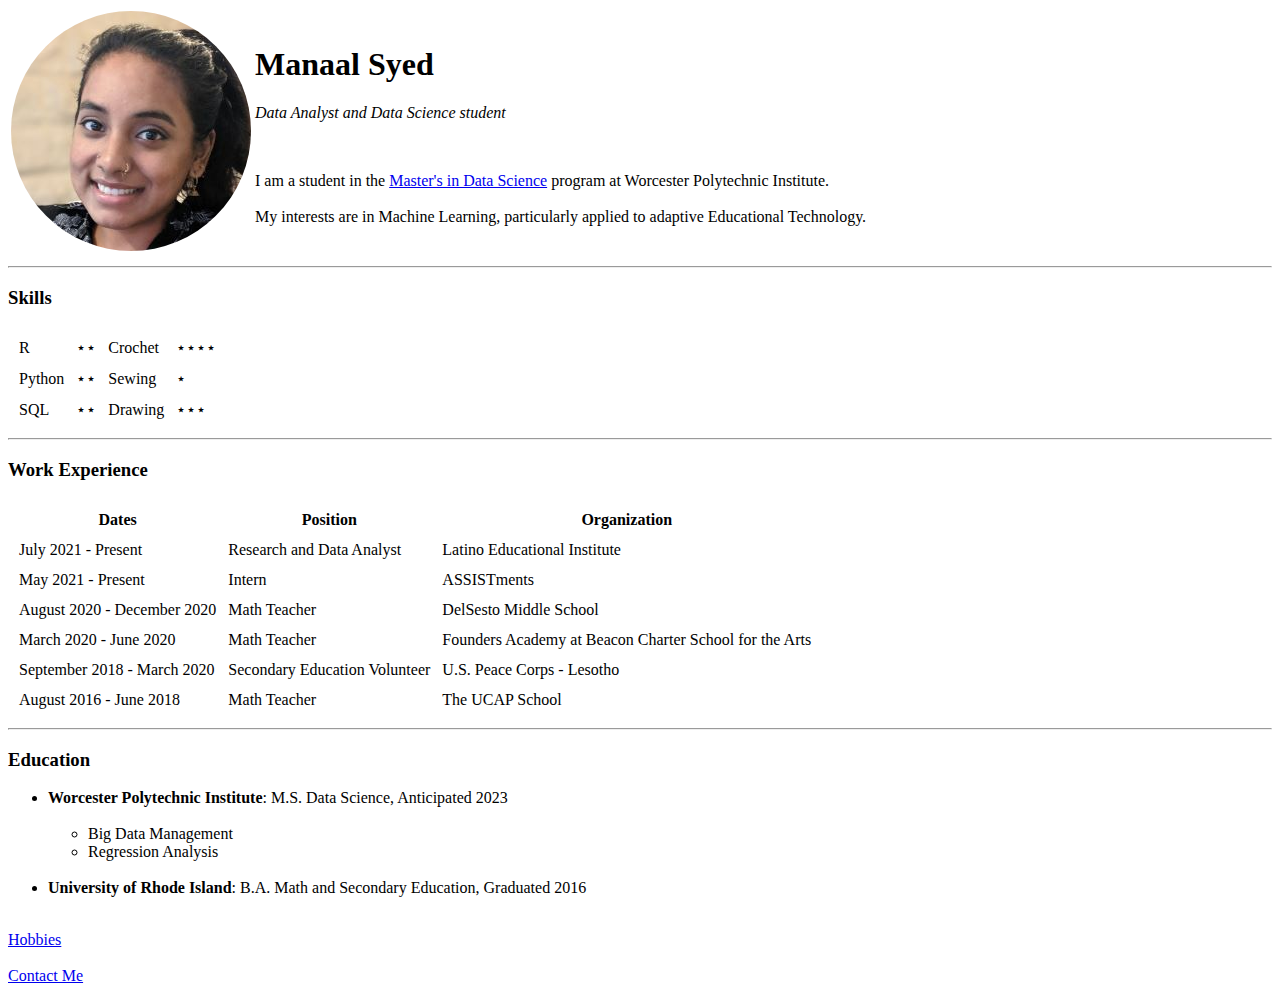
<file: Projects/Day_3/index.html>
<!DOCTYPE html>
<html lang="en" dir="ltr">
  <head>
    <!-- information about the page -->
    <meta charset="utf-8" />
    <meta
      name="description"
      content="Manaal Syed is an aspiring Maching Learning Engineer, Master's student in Data Science, and self-taught web developer."
    />
    <meta property="og:title" content="🖳 Manaal Syed" />
    <title>🖳 Manaal Syed</title>
  </head>

  <body>
    <table>
      <tr>
        <td><img src="profilepic.png" alt="manaal profile picture" /></td>
        <td>
          <h1>Manaal Syed</h1>
          <p><em>Data Analyst and Data Science student</em></p>
          <br />
          <p>
            I am a student in the
            <a href="https://www.wpi.edu/academics/study/data-science-ms"
              >Master's in Data Science</a
            >
            program at Worcester Polytechnic Institute.
            <br />
            <br />
            My interests are in Machine Learning, particularly applied to
            adaptive Educational Technology.
          </p>
        </td>
      </tr>
    </table>

    <hr />

    <h3>Skills</h3>
    <table cellspacing="10">
      <tr>
        <td>R</td>
        <td>⋆⋆</td>
        <td>Crochet</td>
        <td>⋆⋆⋆⋆</td>
      </tr>
      <tr>
        <td>Python</td>
        <td>⋆⋆</td>
        <td>Sewing</td>
        <td>⋆</td>
      </tr>
      <tr>
        <td>SQL</td>
        <td>⋆⋆</td>
        <td>Drawing</td>
        <td>⋆⋆⋆</td>
      </tr>
    </table>

    <hr />

    <h3>Work Experience</h3>
    <table cellspacing="10">
      <thead>
        <tr>
          <th>Dates</th>
          <th>Position</th>
          <th>Organization</th>
        </tr>
      </thead>
      <tbody>
        <tr>
          <td>July 2021 - Present</td>
          <td>Research and Data Analyst</td>
          <td>Latino Educational Institute</td>
        </tr>

        <tr>
          <td>May 2021 - Present</td>
          <td>Intern</td>
          <td>ASSISTments</td>
        </tr>
        <tr>
          <td>August 2020 - December 2020</td>
          <td>Math Teacher</td>
          <td>DelSesto Middle School</td>
        </tr>
        <tr>
          <td>March 2020 - June 2020</td>
          <td>Math Teacher</td>
          <td>Founders Academy at Beacon Charter School for the Arts</td>
        </tr>
        <tr>
          <td>September 2018 - March 2020</td>
          <td>Secondary Education Volunteer</td>
          <td>U.S. Peace Corps - Lesotho</td>
        </tr>
         <tr>
          <td>August 2016 - June 2018</td>
          <td>Math Teacher</td>
          <td>The UCAP School</td>
        </tr>
      </tbody>
    </table>

    <hr />

    <h3>Education</h3>
    <ul>
      <li>
        <strong>Worcester Polytechnic Institute</strong>: M.S. Data Science,
        Anticipated 2023
      </li>
      <br />
      <ul>
        <li>Big Data Management</li>
        <li>Regression Analysis</li>
      </ul>
      <br />
      <li>
        <strong>University of Rhode Island</strong>: B.A. Math and Secondary
        Education, Graduated 2016
      </li>
    </ul>
    <br />
    <a href="hobbies.html">Hobbies</a>
    <br />
    <br />
    <a href="contact.html">Contact Me</a>
  </body>
</html>
</file>
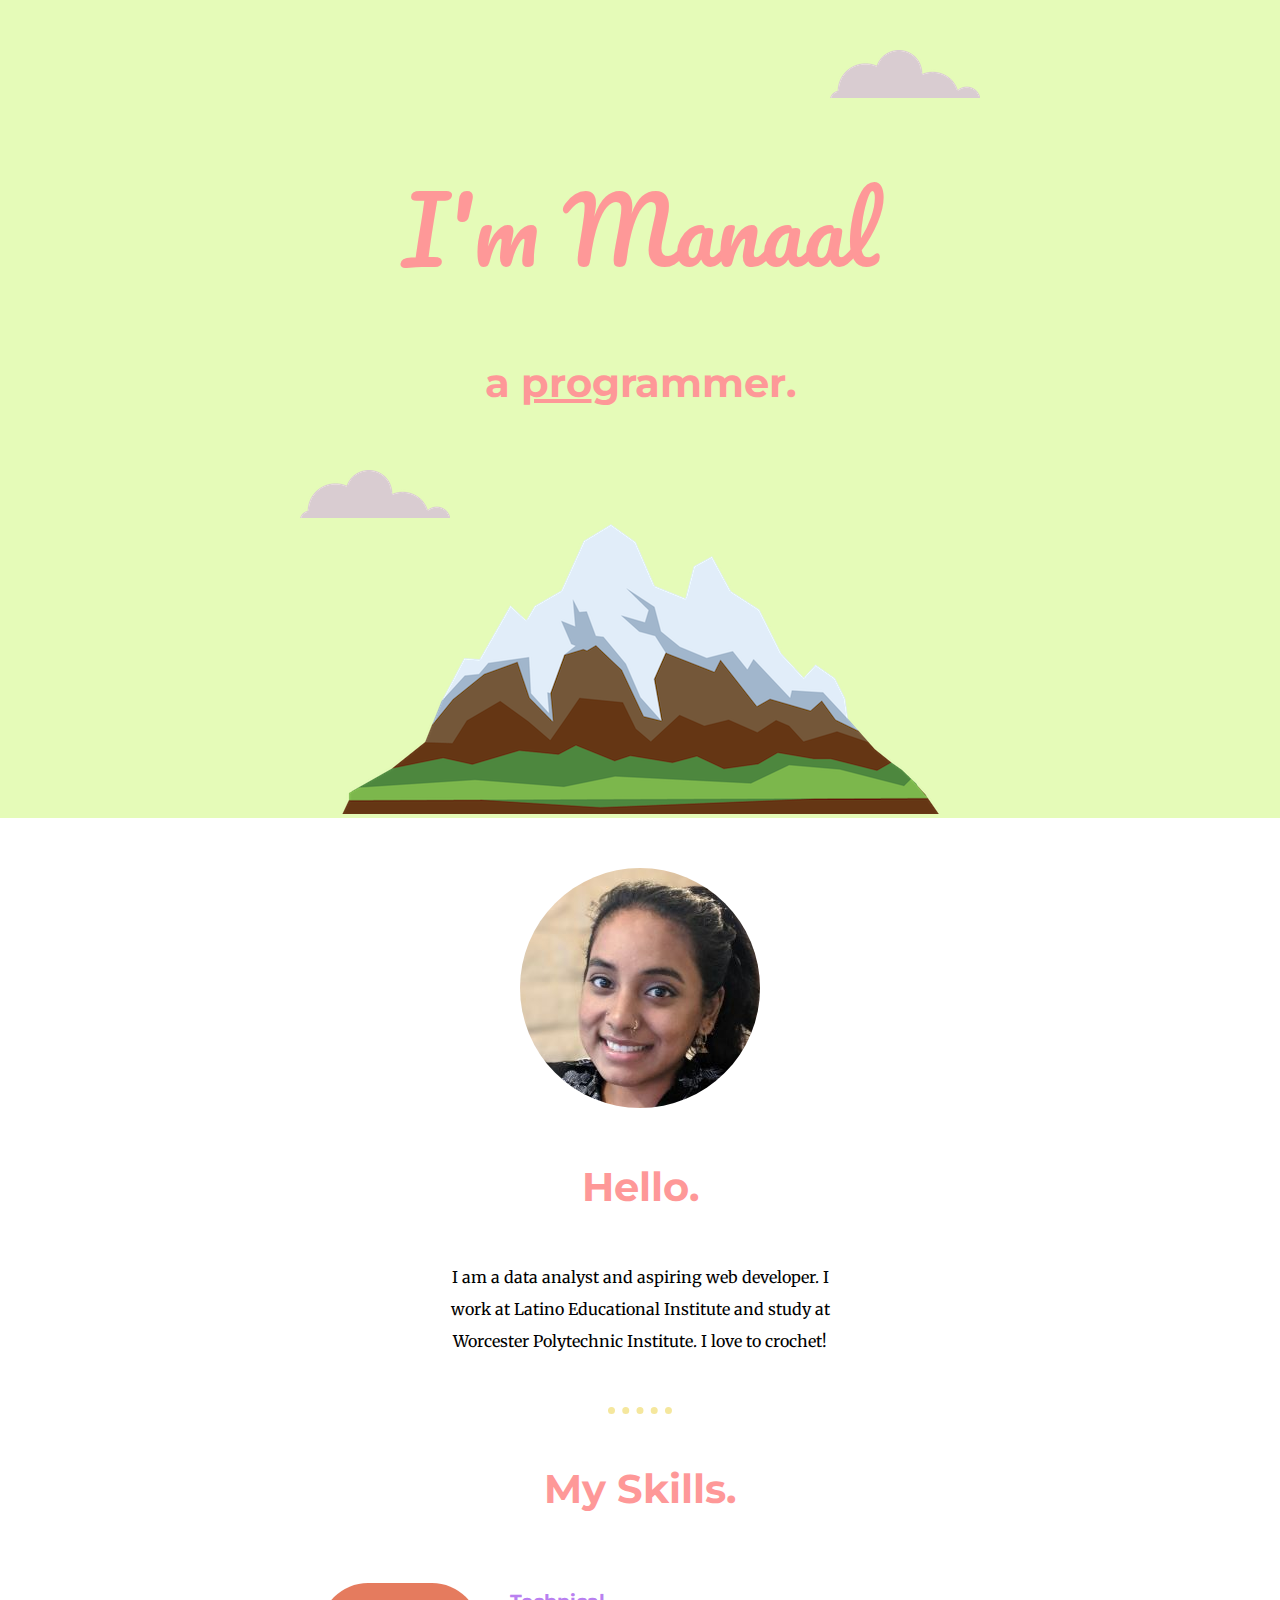
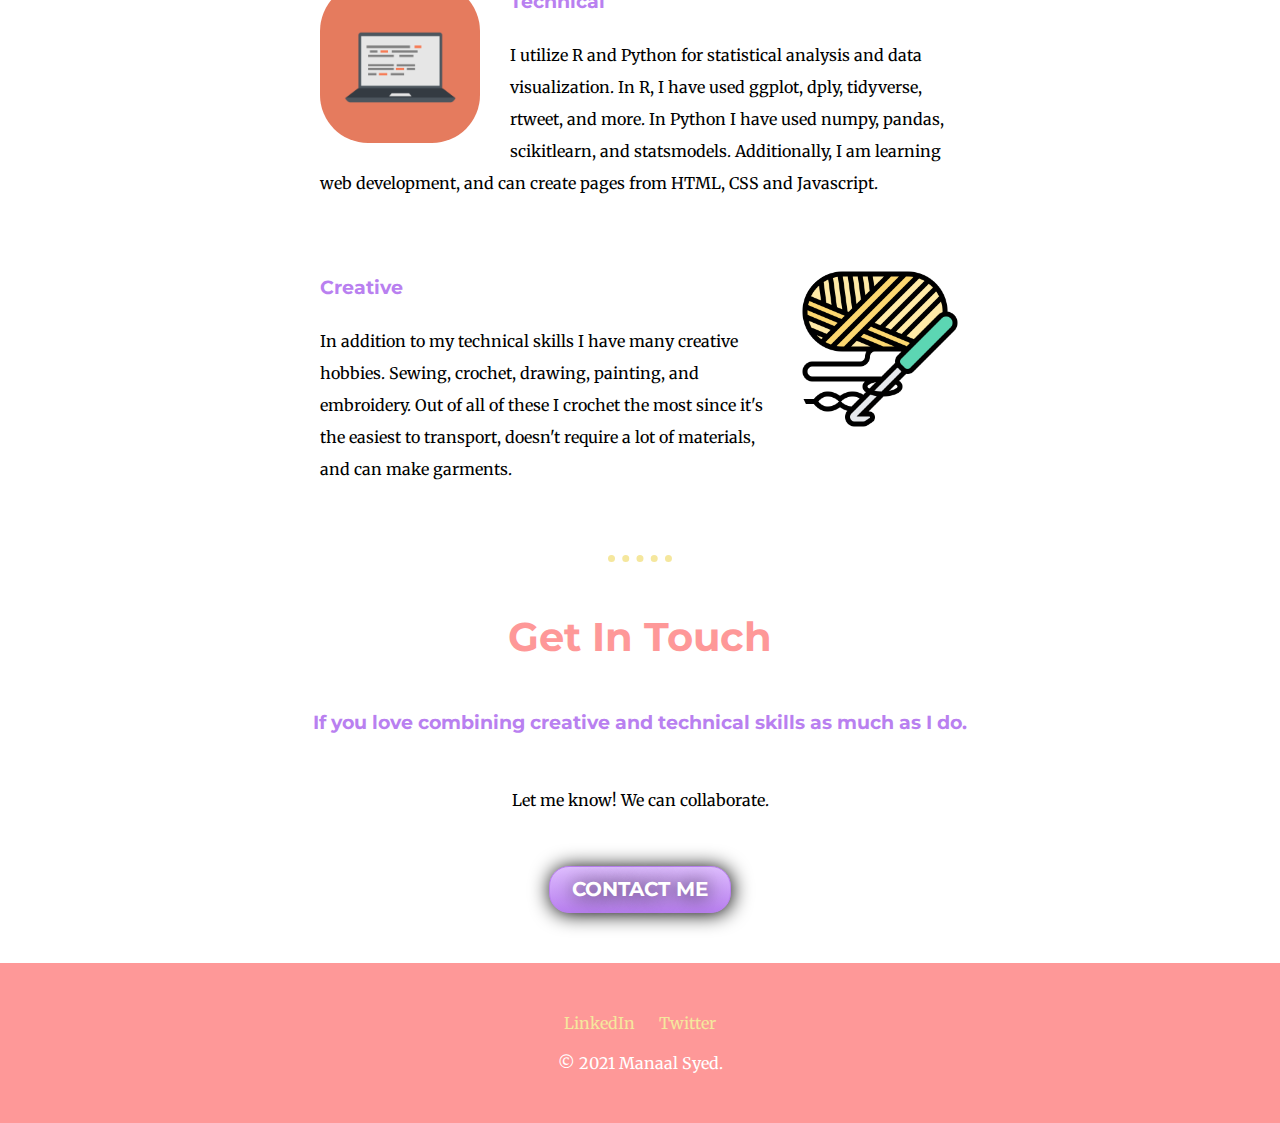
<file: Projects/Day_5/index.html>
<!DOCTYPE html>
<html lang="en" dir="ltr">
  <head>
    <meta charset="utf-8" />
    <title>Manaal Syed</title>
    <link rel="stylesheet" type="text/css" href="css/styles.css" />
    <link rel="icon" href="favicon.ico" />
    <link rel="preconnect" href="https://fonts.googleapis.com" />
    <link rel="preconnect" href="https://fonts.gstatic.com" crossorigin />
    <link
      href="https://fonts.googleapis.com/css2?family=Merriweather+Sans:wght@300&family=Pacifico&family=Roboto+Slab:wght@300&display=swap"
      rel="stylesheet"
    />
    <link rel="preconnect" href="https://fonts.googleapis.com" />
    <link rel="preconnect" href="https://fonts.gstatic.com" crossorigin />
    <link
      href="https://fonts.googleapis.com/css2?family=Merriweather&display=swap"
      rel="stylesheet"
    />
    <link rel="preconnect" href="https://fonts.googleapis.com" />
    <link rel="preconnect" href="https://fonts.gstatic.com" crossorigin />
    <link
      href="https://fonts.googleapis.com/css2?family=Montserrat:wght@200&display=swap"
      rel="stylesheet"
    />
  </head>

  <body>
    <div class="top-container">
      <img class="top-cloud" src="images/cloud.png" alt="cloud-img" />
      <h1>I'm Manaal</h1>
      <h2>a <span id="pro">pro</span>grammer.</h2>
      <img class="bottom-cloud" src="images/cloud.png" alt="cloud-img" />
      <img src="images/mountain.png" alt="mountain-img" />
    </div>
    <div class="middle-container">
      <div class="profile">
        <img class="profilepic" src="images/profilepic.png" alt="Manaal-img" />
        <h2>Hello.</h2>
        <p class="main">
          I am a data analyst and aspiring web developer. I work at Latino Educational Institute and study at Worcester Polytechnic Institute. I love to crochet!
        </p>
      </div>
      <hr />
      <div class="skills">
        <h2>My Skills.</h2>
        <div class="skill-row">
          <img
            class="skill-img1"
            src="images/computer.png"
            alt="computer-img"
          />
          <h3>Technical</h3>
          <p>
            I utilize R and Python for statistical analysis and data visualization. In R, I have used ggplot, dply, tidyverse, rtweet, and more. In Python I have used numpy, pandas, scikitlearn, and statsmodels. Additionally, I am learning web development, and can create pages from HTML, CSS and Javascript.
          </p>
        </div>
        <div class="skill-row">
          <img class="skill-img2" src="images/crochet.png" alt="crochet-img" />
          <h3>Creative</h3>
          <p>
            In addition to my technical skills I have many creative hobbies. Sewing, crochet, drawing, painting, and embroidery. Out of all of these I crochet the most since it's the easiest to transport, doesn't require a lot of materials, and can make garments.
          </p>
        </div>
      </div>
      <hr />
      <div class="contact-me">
        <h2>Get In Touch</h2>
        <h3>If you love combining creative and technical skills as much as I do.</h3>
        <p class="main">
          Let me know! We can collaborate.
        </p>
        <a class="BUTTON_MAI" href="mailto:msyed92@gmail.com">CONTACT ME</a>
      </div>
    </div>

    <div class="bottom-container">
      <a
        class="footer-link"
        href="https://www.linkedin.com/in/manaal-syed-77263453/"
        >LinkedIn</a
      >
      <a class="footer-link" href="https://twitter.com/phenomanaal">Twitter</a>
      <p class="copyright">© 2021 Manaal Syed.</p>
    </div>

    <!--<div>
      Icons made by
      <a href="https://www.flaticon.com/authors/eucalyp" title="Eucalyp"
        >Eucalyp</a
      >
      from
      <a href="https://www.flaticon.com/" title="Flaticon">www.flaticon.com</a>
    </div>-->
  </body>
</html>
</file>
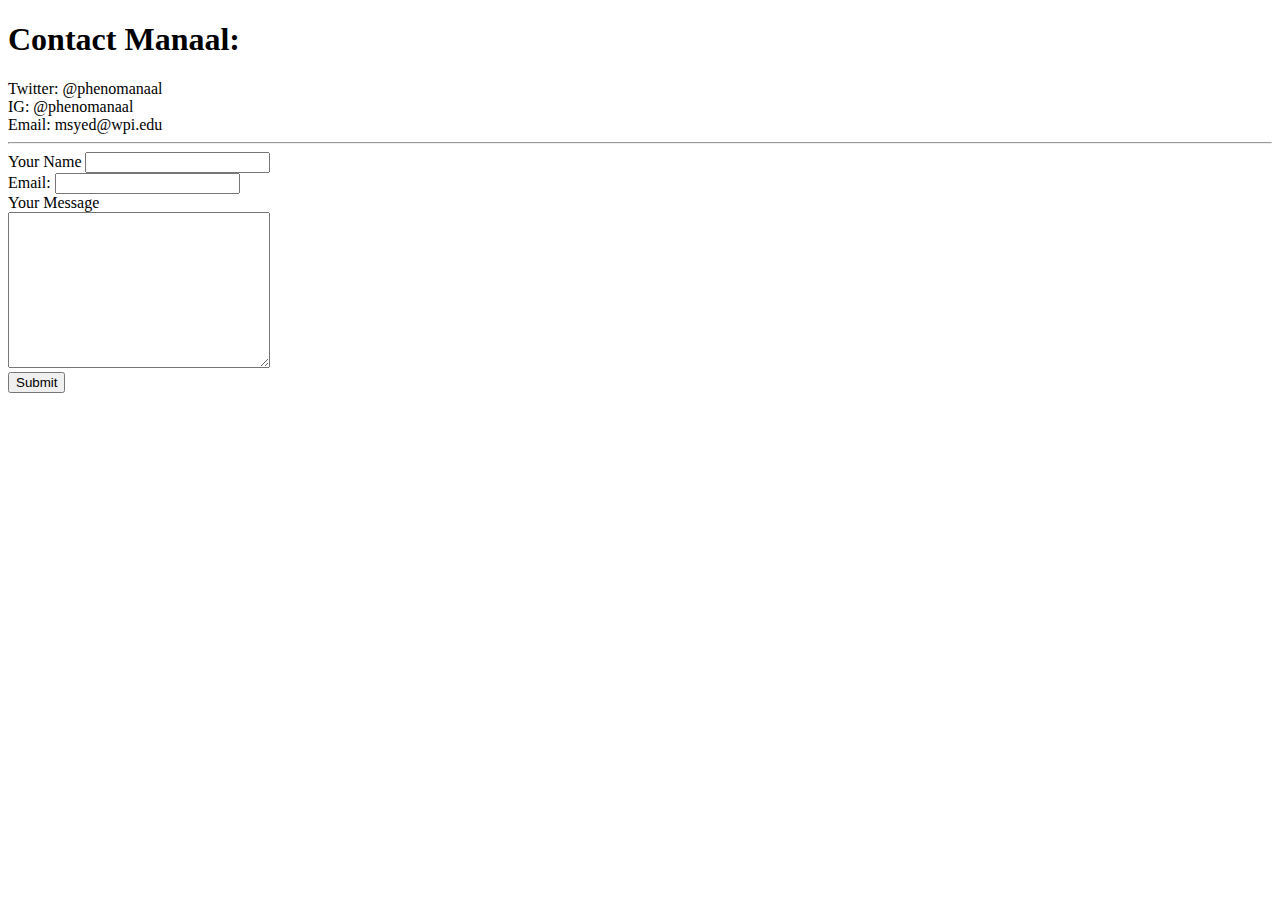
<file: Projects/Day_3/contact.html>
<!DOCTYPE html>
<html lang="en" dir="ltr">
  <head>
    <meta charset="utf-8" />
    <title>Contact - Manaal Syed</title>
  </head>
  <body>
    <h1>Contact Manaal:</h1>
    Twitter: @phenomanaal
    <br />
    IG: @phenomanaal
    <br />
    Email: msyed@wpi.edu
    <hr />
    <form
      class=""
      action="mailto:msyed@wpi.edu"
      method="post"
      enctype="text/plain"
    >
      <label>Your Name</label>
      <input type="text" name="yourName" /><br />
      <label>Email:</label>
      <input type="email" name="yourEmail" /><br />
      <label>Your Message</label><br />
      <textarea name="yourMessage" type="text" rows="10" cols="30"></textarea>
      <br />
      <input type="submit" />
    </form>
  </body>
</html>
</file>
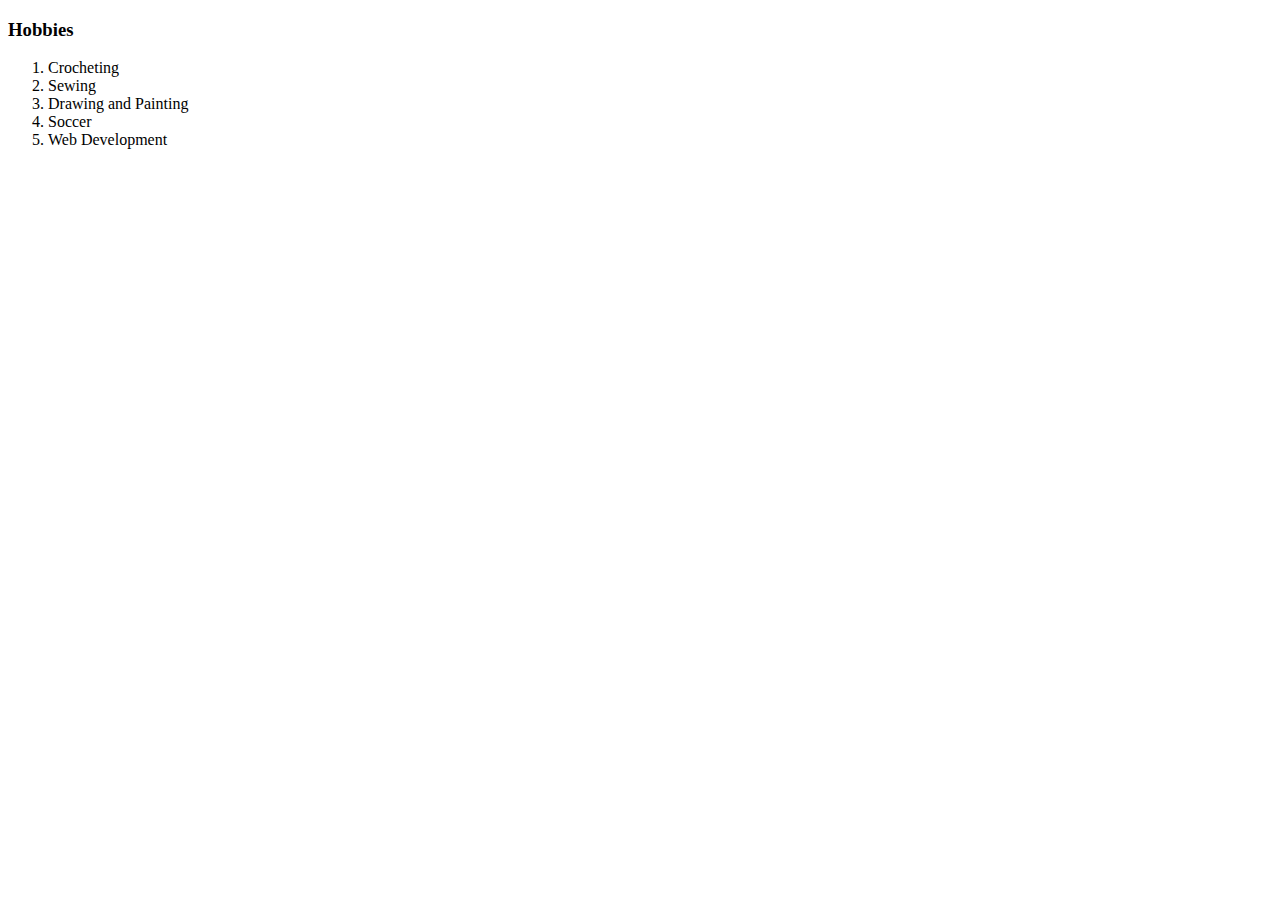
<file: Projects/Day_3/hobbies.html>
<!DOCTYPE html>
<html lang="en" dir="ltr">
  <head>
    <meta charset="utf-8">
    <title>Hobbies - Manaal Syed</title>
  </head>
  <body>
    <h3>Hobbies</h3>
    <ol>
      <li>Crocheting</li>
      <li>Sewing</li>
      <li>Drawing and Painting</li>
      <li>Soccer</li>
      <li>Web Development</li>
    </ol>
  </body>
</html>
</file>
<file: Projects/Day_5/css/styles.css>
body {
  margin: 0px;
  text-align: center;
  font-family: "Merriweather", serif;
}

h1 {
  color: #fe9898;
  font-family: "Pacifico", cursive;
  font-size: 5.625rem;
  font-weight: normal;
  margin: 50px auto 0px auto;
}

h2 {
  color: #fe9898;
  font-family: "Montserrat", sans-serif;
  font-size: 2.5rem;
  font-weight: bolder;
  margin: 50px auto;
}

h3 {
    color: #B980F0;
    font-family: "Montserrat", sans-serif;
    font-weight: bolder;
}

hr {
    border-style: dotted none none none;
    border-width: 7px;
    border-color: #F5E79D; 
    height: 0px;
    width: 5%;
}

.top-cloud {
  position: absolute;
  right: 300px;
  top: 50px;
}

.bottom-cloud {
  position: absolute;
  left: 300px;
  bottom: 300px;
}

.top-container {
  background-color: #e5fbb8;
  padding-top: 100px;
  position: relative;
}

.middle-container {
    padding-top: 50px;
}

.bottom-container {
    background-color: #FE9898;
    margin: 0 auto;
    padding: 50px 0;
}

.main {
    line-height: 2;;
    margin: 50px auto;
    width: 30%;
}

.skill-img1 {
    width: 25%;
    float: left;
    margin-right: 30px;
    border-radius: 30%;
}


.skill-img2 {
    width: 25%;
    float: right;
    margin-left: 30px;
    border-radius: 30%;
}

.profilepic {
    margin: 0 auto;
}

.skill-row {
    line-height: 2;
    margin: 70px auto;
    text-align: left;
    width: 50%;
}

.footer-link {
    margin: 0 10px;
    color: #F5E79D;
    text-decoration: none;
}

.footer-link:hover {
  color: #e5fbb8;
}

.copyright {
    margin: 0 auto;
    padding-top: 20px;
    color: white;
}

#pro {
  text-decoration: underline;
}

.BUTTON_MAI {
  background: #DFBEFF;
  background-image: -webkit-linear-gradient(top, #DFBEFF, #B980F0);
  background-image: -moz-linear-gradient(top, #DFBEFF, #B980F0);
  background-image: -ms-linear-gradient(top, #DFBEFF, #B980F0);
  background-image: -o-linear-gradient(top, #DFBEFF, #B980F0);
  background-image: -webkit-gradient(to bottom, #DFBEFF, #B980F0);
  -webkit-border-radius: 20px;
  -moz-border-radius: 20px;
  border-radius: 20px;
  color: #FFFFFF;
  font-family: "Montserrat";
  font-size: 1.25rem;
  font-weight: bold;
  padding: 10px 20px 30px 20px;
  -webkit-box-shadow: 1px 1px 20px 0 #000000;
  -moz-box-shadow: 1px 1px 20px 0 #000000;
  box-shadow: 1px 1px 20px 0 #000000;
  text-shadow: 1px 1px 20px #000000;
  border: solid #B980F0 1px;
  text-decoration: none;
  display: inline-block;
  cursor: pointer;
  text-align: center;

  height: 5px;
  width: 140px;
  margin-bottom: 50px;
}

.BUTTON_MAI:hover {
  border: solid #B980F0 1px;
  background: #B980F0;
  background-image: -webkit-linear-gradient(top, #B980F0, #DFBEFF);
  background-image: -moz-linear-gradient(top, #B980F0, #DFBEFF);
  background-image: -ms-linear-gradient(top, #B980F0, #DFBEFF);
  background-image: -o-linear-gradient(top, #B980F0, #DFBEFF);
  background-image: -webkit-gradient(to bottom, #B980F0, #DFBEFF);
  -webkit-border-radius: 20px;
  -moz-border-radius: 20px;
  border-radius: 20px;
  text-decoration: none;
}
</file>
